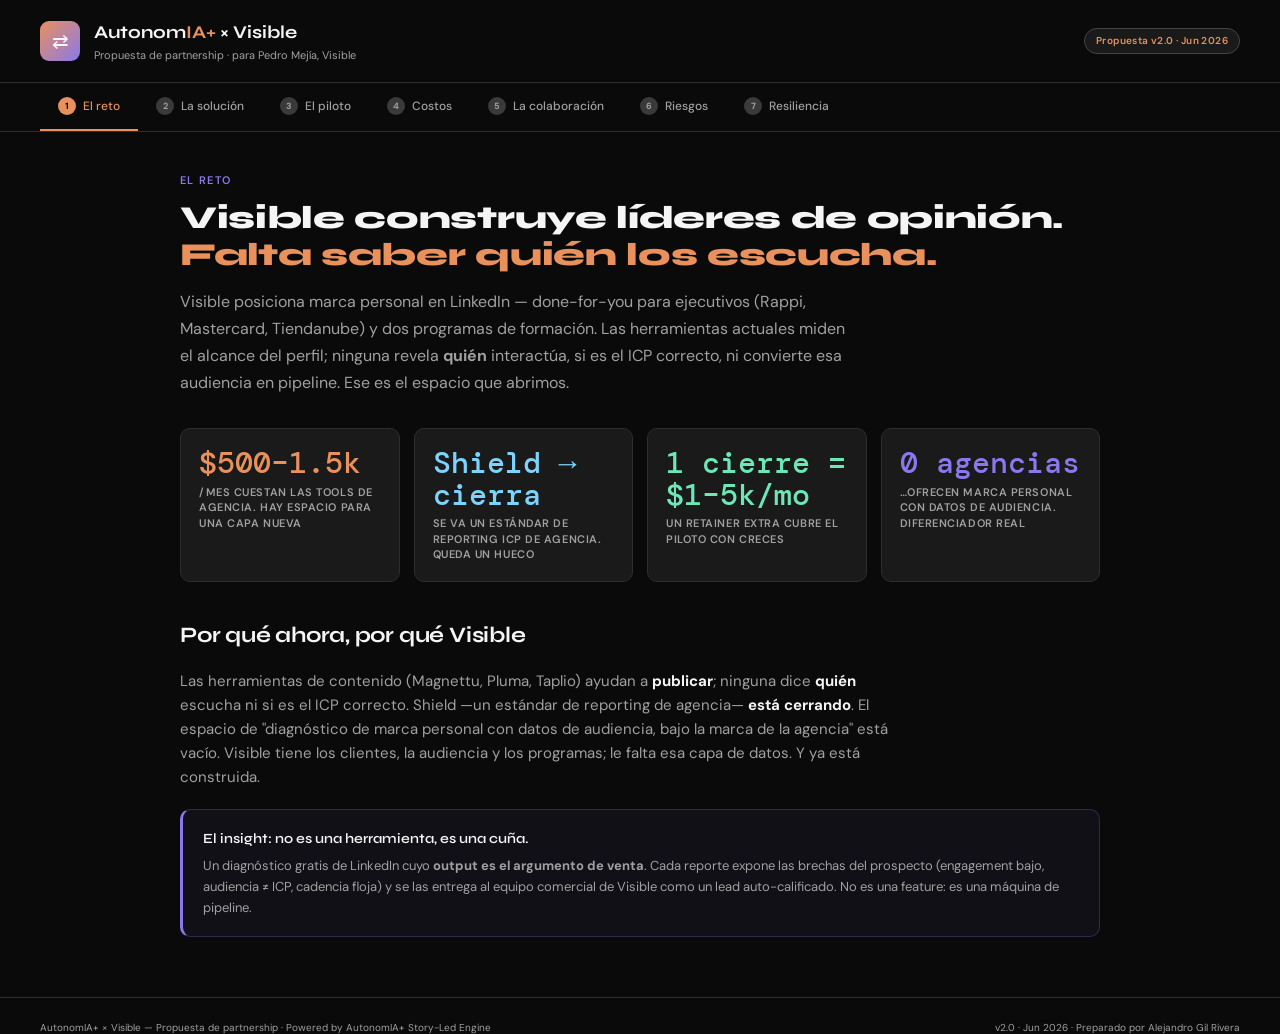
<file: index.html>
<!DOCTYPE html><html lang="es"><head><meta charset="utf-8">
<meta name="robots" content="noindex,nofollow">
<meta http-equiv="refresh" content="0; url=./visible/">
<link rel="canonical" href="./visible/"><title>Propuesta</title></head>
<body style="font-family:sans-serif;background:#0A0A0A;color:#A0A0A0;padding:40px">
Redirigiendo a la <a href="./visible/" style="color:#E8915C">propuesta</a>…</body></html>
</file>
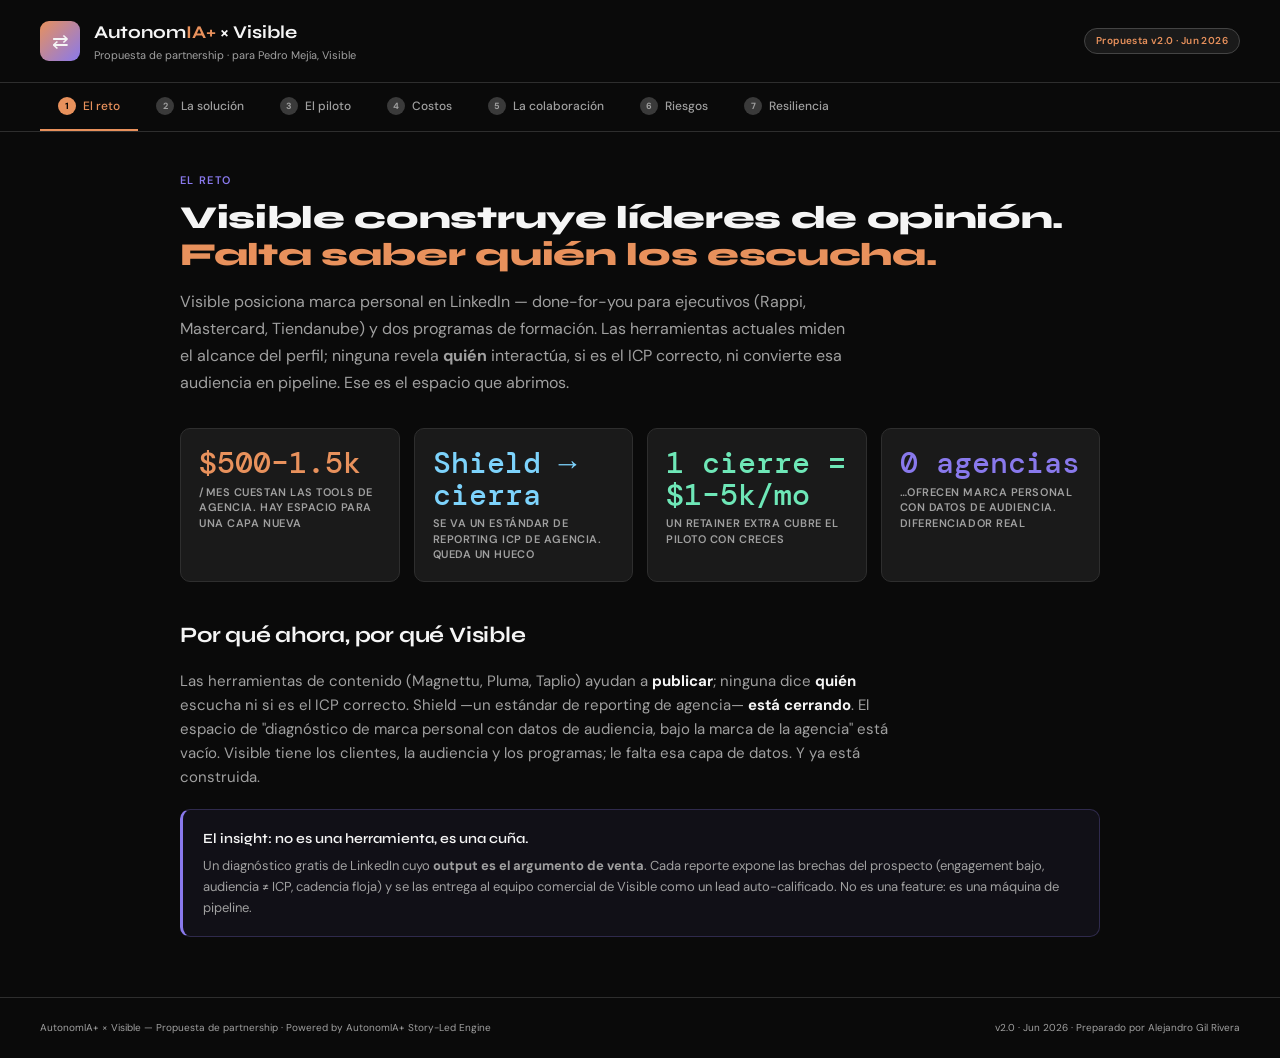
<file: visible/index.html>
<!DOCTYPE html>
<html lang="es">
<head>
<meta charset="UTF-8">
<meta name="viewport" content="width=device-width, initial-scale=1.0">
<meta name="robots" content="noindex,nofollow">
<title>AutonomIA+ × Visible — Propuesta de Partnership</title>
<link href="https://fonts.googleapis.com/css2?family=Syne:wght@400;600;700;800&family=DM+Sans:wght@300;400;500;600&family=DM+Mono:wght@400;500&display=swap" rel="stylesheet">
<style>
  :root{
    --orange:#E8915C; --orange-b:#F5A147; --orange-d:#D17A47;
    --blue:#7DD3FC; --green:#6EE7B7; --visible:#8979EC; --visible-d:#2E1F6A;
    --bg:#0A0A0A; --card:#1A1A1A; --card2:#141414;
    --txt:#F5F5F5; --txt2:#A0A0A0; --txt3:#666;
    --bdr:#2E2E2E; --bdr2:#3A3A3A; --bdr3:#444;
  }
  *{margin:0;padding:0;box-sizing:border-box;}
  body{background:var(--bg);color:var(--txt);font-family:'DM Sans',sans-serif;font-size:15px;line-height:1.6;}
  h1,h2,h3{font-family:'Syne',sans-serif;letter-spacing:-0.01em;}
  a{color:var(--orange);text-decoration:none;}
  a:hover{text-decoration:underline;}

  .hdr{background:var(--bg);border-bottom:1px solid var(--bdr);padding:18px 40px;position:sticky;top:0;z-index:100;display:flex;align-items:center;justify-content:space-between;gap:16px;flex-wrap:wrap;}
  .hdr-left{display:flex;align-items:center;gap:14px;}
  .hdr-icon{width:40px;height:40px;background:linear-gradient(135deg,var(--orange),var(--visible));border-radius:9px;display:flex;align-items:center;justify-content:center;font-size:20px;}
  .hdr-title{font-family:'Syne',sans-serif;font-size:18px;font-weight:700;}
  .hdr-title span{color:var(--orange);}
  .hdr-sub{font-size:11px;color:var(--txt2);}
  .badge{background:var(--card);border:1px solid var(--bdr3);padding:4px 11px;border-radius:20px;font-size:10px;color:var(--orange);font-weight:600;letter-spacing:.04em;}

  .tab-nav{background:var(--bg);border-bottom:1px solid var(--bdr);padding:0 40px;display:flex;gap:0;overflow-x:auto;scrollbar-width:none;position:sticky;top:77px;z-index:99;}
  .tab-nav::-webkit-scrollbar{display:none;}
  .tb{padding:14px 18px;font-size:12px;font-weight:500;color:var(--txt2);background:transparent;border:none;border-bottom:2px solid transparent;cursor:pointer;white-space:nowrap;transition:all .2s;display:flex;align-items:center;gap:7px;font-family:'DM Sans',sans-serif;}
  .tb.on{color:var(--orange);border-bottom-color:var(--orange);}
  .tn{width:18px;height:18px;border-radius:50%;background:var(--bdr2);color:var(--txt2);font-size:9px;font-weight:700;display:flex;align-items:center;justify-content:center;transition:all .2s;}
  .tb.on .tn{background:var(--orange);color:#000;}

  .wrap{max-width:1000px;margin:0 auto;padding:40px;}
  .tc{display:none;}
  .tc.on{display:block;animation:fade .3s ease;}
  @keyframes fade{from{opacity:0;transform:translateY(6px);}to{opacity:1;transform:none;}}

  .eyebrow{font-size:11px;font-weight:600;text-transform:uppercase;letter-spacing:.12em;color:var(--visible);margin-bottom:10px;}
  h1.big{font-size:32px;font-weight:800;line-height:1.15;margin-bottom:14px;}
  h1.big span{color:var(--orange);}
  .lead{font-size:16px;color:var(--txt2);max-width:680px;line-height:1.7;margin-bottom:32px;}
  h2.sec{font-size:22px;font-weight:700;margin:36px 0 16px;}
  p.body{color:var(--txt2);margin-bottom:14px;max-width:720px;}
  p.body strong{color:var(--txt);}

  .kgrid{display:grid;grid-template-columns:repeat(auto-fit,minmax(190px,1fr));gap:14px;margin-bottom:28px;}
  .kpi{background:var(--card);border:1px solid var(--bdr);border-radius:10px;padding:18px;}
  .kv{font-family:'DM Mono',monospace;font-size:30px;font-weight:500;color:var(--orange);line-height:1.05;margin-bottom:6px;}
  .kv.b{color:var(--blue);} .kv.g{color:var(--green);} .kv.v{color:var(--visible);}
  .kl{font-size:11px;font-weight:600;color:var(--txt2);text-transform:uppercase;letter-spacing:.05em;line-height:1.4;}

  .layer{display:flex;gap:12px;align-items:stretch;}
  .layer-lbl{width:96px;font-size:10px;color:var(--txt2);display:flex;align-items:center;font-weight:600;letter-spacing:.05em;}
  .layer-box{flex:1;border-radius:8px;padding:14px 18px;display:flex;justify-content:space-between;align-items:center;gap:12px;}
  .layer-name{font-size:13px;font-weight:600;margin-bottom:2px;}
  .layer-desc{font-size:11px;color:var(--txt2);}
  .arrow-mid{display:flex;gap:12px;align-items:center;margin:6px 0;}
  .arrow-spacer{width:96px;}
  .arrow-line{flex:1;text-align:center;color:var(--bdr2);font-size:16px;}

  .blk{background:var(--card);border:1px solid var(--bdr);border-radius:12px;padding:20px 22px;display:flex;gap:18px;margin-bottom:12px;}
  .bn{font-family:'DM Mono',monospace;font-size:26px;font-weight:500;color:var(--orange);min-width:44px;line-height:1;}
  .bt{font-family:'Syne',sans-serif;font-size:16px;font-weight:600;}
  .bd{font-size:13px;color:var(--txt2);line-height:1.6;margin-top:4px;}
  .ch{background:rgba(239,68,68,.12);color:#f87171;font-size:10px;font-weight:600;padding:2px 7px;border-radius:4px;}
  .cm{background:rgba(251,191,36,.12);color:#fbbf24;font-size:10px;font-weight:600;padding:2px 7px;border-radius:4px;}
  .cl{background:rgba(110,231,183,.12);color:var(--green);font-size:10px;font-weight:600;padding:2px 7px;border-radius:4px;}
  .tag{display:inline-block;padding:2px 9px;border-radius:20px;font-size:10px;font-weight:600;margin-top:8px;margin-right:5px;}
  .to{background:rgba(232,145,92,.14);color:var(--orange);border:1px solid rgba(232,145,92,.3);}
  .tg{background:rgba(110,231,183,.1);color:var(--green);border:1px solid rgba(110,231,183,.25);}
  .tv{background:rgba(137,121,236,.14);color:var(--visible);border:1px solid rgba(137,121,236,.3);}

  .card-plain{background:var(--card);border:1px solid var(--bdr);border-radius:12px;padding:22px 24px;margin-bottom:16px;}

  /* value exchange */
  .vex{display:grid;grid-template-columns:1fr auto 1fr;gap:12px;align-items:stretch;margin:8px 0 8px;}
  .vex-col{background:var(--card);border:1px solid var(--bdr);border-radius:12px;padding:18px;}
  .vex-tag{display:inline-block;font-size:10px;font-weight:700;text-transform:uppercase;letter-spacing:.06em;padding:3px 10px;border-radius:6px;margin-bottom:12px;}
  .vex-give{color:var(--blue);background:rgba(125,211,252,.1);}
  .vex-get{color:var(--green);background:rgba(110,231,183,.1);}
  .vex-item{display:flex;gap:9px;align-items:flex-start;margin-bottom:11px;font-size:13px;}
  .vex-item .ic{flex-shrink:0;margin-top:1px;}
  .vex-item .sub{font-size:11px;color:var(--txt2);}
  .vex-mid{display:flex;flex-direction:column;align-items:center;justify-content:center;gap:8px;min-width:60px;}
  .vex-swap{width:44px;height:44px;border-radius:50%;background:var(--card2);border:1px solid var(--bdr2);display:flex;align-items:center;justify-content:center;font-size:22px;color:var(--txt2);}
  .vex-note{font-size:10px;color:var(--txt2);text-align:center;line-height:1.3;}

  /* simulator */
  .cr{display:flex;align-items:center;justify-content:space-between;gap:16px;margin-bottom:16px;}
  .clbl{font-size:13px;color:var(--txt2);min-width:230px;}
  .cslider{flex:1;accent-color:var(--orange);}
  .cval{font-family:'DM Mono',monospace;font-size:14px;min-width:64px;text-align:right;color:var(--txt);}
  .cres{background:var(--bg);border:1px solid var(--bdr2);border-radius:10px;padding:20px;display:grid;grid-template-columns:repeat(3,1fr);gap:12px;margin-top:18px;}
  .crm{text-align:center;}
  .crmv{font-family:'DM Mono',monospace;font-size:24px;font-weight:500;color:var(--orange);}
  .crml{font-size:10px;color:var(--txt2);text-transform:uppercase;letter-spacing:.05em;margin-top:5px;line-height:1.3;}

  /* pricing */
  .pgrid{display:grid;grid-template-columns:repeat(auto-fit,minmax(220px,1fr));gap:16px;margin-top:8px;}
  .pc{background:var(--card);border:1px solid var(--bdr);border-radius:14px;padding:24px;position:relative;}
  .pc.ft{border-color:var(--orange);background:rgba(232,145,92,.03);}
  .pop{position:absolute;top:-11px;left:50%;transform:translateX(-50%);background:var(--orange);color:#000;font-size:9px;font-weight:800;padding:3px 12px;border-radius:20px;letter-spacing:.05em;text-transform:uppercase;white-space:nowrap;}
  .pl{font-size:10px;font-weight:700;text-transform:uppercase;letter-spacing:.1em;color:var(--txt2);margin-bottom:10px;}
  .pc.ft .pl{color:var(--orange);}
  .pp{font-family:'Syne',sans-serif;font-size:28px;font-weight:700;margin-bottom:3px;}
  .pp small{font-size:14px;color:var(--txt2);font-weight:400;}
  .ps{font-size:12px;color:var(--txt2);}
  .pf{display:flex;align-items:center;gap:9px;font-size:13px;margin-bottom:9px;}
  .pck{width:16px;height:16px;border-radius:50%;background:rgba(110,231,183,.18);display:flex;align-items:center;justify-content:center;flex-shrink:0;font-size:9px;color:var(--green);}

  /* risk */
  .rc{border-radius:10px;padding:18px 20px;margin-bottom:14px;}
  .risk-lvl{font-size:9px;font-weight:700;text-transform:uppercase;letter-spacing:.06em;margin-bottom:8px;}
  .rt{font-family:'Syne',sans-serif;font-size:14px;font-weight:600;margin-bottom:6px;}
  .rd{font-size:12px;color:var(--txt2);margin-bottom:10px;line-height:1.6;}
  .rm{font-size:11px;color:var(--green);font-weight:500;line-height:1.5;}

  .callout{background:rgba(137,121,236,.06);border:1px solid rgba(137,121,236,.25);border-left:3px solid var(--visible);border-radius:10px;padding:18px 20px;margin:20px 0;}
  .callout .t{font-family:'Syne',sans-serif;font-weight:600;font-size:14px;margin-bottom:6px;}
  .callout .d{font-size:13px;color:var(--txt2);line-height:1.6;}

  .live{display:inline-flex;align-items:center;gap:7px;background:rgba(110,231,183,.08);border:1px solid rgba(110,231,183,.3);border-radius:8px;padding:9px 14px;font-size:12px;color:var(--green);margin:4px 8px 8px 0;}
  .live .dot{width:7px;height:7px;border-radius:50%;background:var(--green);}

  .ftr{border-top:1px solid var(--bdr);padding:22px 40px;font-size:10px;color:var(--txt2);display:flex;justify-content:space-between;flex-wrap:wrap;gap:8px;}
  .assume{background:rgba(251,191,36,.05);border:1px solid rgba(251,191,36,.2);border-radius:8px;padding:10px 14px;font-size:11px;color:#fbbf24;margin-bottom:20px;}

  @media(max-width:680px){
    .wrap{padding:24px;} .hdr,.tab-nav{padding-left:20px;padding-right:20px;}
    .vex{grid-template-columns:1fr;} .vex-mid{flex-direction:row;min-width:0;padding:4px 0;}
    .cres{grid-template-columns:1fr;} .clbl{min-width:0;}
    h1.big{font-size:25px;}
  }
</style>
</head>
<body>

<header class="hdr">
  <div class="hdr-left">
    <div class="hdr-icon">⇄</div>
    <div>
      <div class="hdr-title">Autonom<span>IA+</span> × Visible</div>
      <div class="hdr-sub">Propuesta de partnership · para Pedro Mejía, Visible</div>
    </div>
  </div>
  <span class="badge">Propuesta v2.0 · Jun 2026</span>
</header>

<nav class="tab-nav">
  <button class="tb on" onclick="sw('reto',this)"><span class="tn">1</span>El reto</button>
  <button class="tb" onclick="sw('solucion',this)"><span class="tn">2</span>La solución</button>
  <button class="tb" onclick="sw('piloto',this)"><span class="tn">3</span>El piloto</button>
  <button class="tb" onclick="sw('costos',this)"><span class="tn">4</span>Costos</button>
  <button class="tb" onclick="sw('colab',this)"><span class="tn">5</span>La colaboración</button>
  <button class="tb" onclick="sw('riesgos',this)"><span class="tn">6</span>Riesgos</button>
  <button class="tb" onclick="sw('resiliencia',this)"><span class="tn">7</span>Resiliencia</button>
</nav>

<div class="wrap">

<!-- TAB 1 -->
<section class="tc on" id="t-reto">
  <div class="eyebrow">El reto</div>
  <h1 class="big">Visible construye líderes de opinión.<br><span>Falta saber quién los escucha.</span></h1>
  <p class="lead">Visible posiciona marca personal en LinkedIn — done-for-you para ejecutivos (Rappi, Mastercard, Tiendanube) y dos programas de formación. Las herramientas actuales miden el alcance del perfil; ninguna revela <strong>quién</strong> interactúa, si es el ICP correcto, ni convierte esa audiencia en pipeline. Ese es el espacio que abrimos.</p>

  <div class="kgrid">
    <div class="kpi"><div class="kv">$500–1.5k</div><div class="kl">/mes cuestan las tools de agencia. Hay espacio para una capa nueva</div></div>
    <div class="kpi"><div class="kv b">Shield → cierra</div><div class="kl">Se va un estándar de reporting ICP de agencia. Queda un hueco</div></div>
    <div class="kpi"><div class="kv g">1 cierre = $1–5k/mo</div><div class="kl">Un retainer extra cubre el piloto con creces</div></div>
    <div class="kpi"><div class="kv v">0 agencias</div><div class="kl">…ofrecen marca personal con datos de audiencia. Diferenciador real</div></div>
  </div>

  <h2 class="sec">Por qué ahora, por qué Visible</h2>
  <p class="body">Las herramientas de contenido (Magnettu, Pluma, Taplio) ayudan a <strong>publicar</strong>; ninguna dice <strong>quién</strong> escucha ni si es el ICP correcto. Shield —un estándar de reporting de agencia— <strong>está cerrando</strong>. El espacio de "diagnóstico de marca personal con datos de audiencia, bajo la marca de la agencia" está vacío. Visible tiene los clientes, la audiencia y los programas; le falta esa capa de datos. Y ya está construida.</p>

  <div class="callout">
    <div class="t">El insight: no es una herramienta, es una cuña.</div>
    <div class="d">Un diagnóstico gratis de LinkedIn cuyo <strong>output es el argumento de venta</strong>. Cada reporte expone las brechas del prospecto (engagement bajo, audiencia ≠ ICP, cadencia floja) y se las entrega al equipo comercial de Visible como un lead auto-calificado. No es una feature: es una máquina de pipeline.</div>
  </div>
</section>

<!-- TAB 2 -->
<section class="tc" id="t-solucion">
  <div class="eyebrow">La solución</div>
  <h1 class="big">El motor ya está <span>construido y desplegado</span> — con la marca de Visible.</h1>
  <p class="lead">No es una promesa ni un mockup. La versión co-branded de Visible está en vivo hoy: se pega una URL de LinkedIn y se obtiene un reporte de engagement con los colores, la tipografía y el logo de Visible.</p>

  <div>
    <a class="live" href="https://autonomia-studio.tech/visible/try.html" target="_blank"><span class="dot"></span> Try It en vivo · /visible/try.html ↗</a>
    <a class="live" href="https://autonomia-studio.tech/visible/sample-report.html" target="_blank"><span class="dot"></span> Reporte de ejemplo ↗</a>
  </div>

  <h2 class="sec">Cómo funciona — 3 capas</h2>
  <div class="layer">
    <div class="layer-lbl">USUARIO</div>
    <div class="layer-box" style="background:rgba(137,121,236,.07);border:1px solid rgba(137,121,236,.3);">
      <div><div class="layer-name">🔗 Prospecto — Try page co-branded</div><div class="layer-desc">Pega su URL de LinkedIn · sin registro · ~90s</div></div>
      <span class="tag tv">Marca Visible</span>
    </div>
  </div>
  <div class="arrow-mid"><div class="arrow-spacer"></div><div class="arrow-line">↓</div></div>
  <div class="layer">
    <div class="layer-lbl">MOTOR</div>
    <div class="layer-box" style="background:rgba(125,211,252,.06);border:1px solid rgba(125,211,252,.25);">
      <div><div class="layer-name">⚙️ Análisis + scoring + ICP</div><div class="layer-desc">Datos de audiencia · engagement index · segmentación de ICP</div></div>
      <span class="tag to">Motor propio</span>
    </div>
  </div>
  <div class="arrow-mid"><div class="arrow-spacer"></div><div class="arrow-line">↓</div></div>
  <div class="layer">
    <div class="layer-lbl">REPORTE</div>
    <div class="layer-box" style="background:rgba(232,145,92,.07);border:1px solid rgba(232,145,92,.3);">
      <div><div class="layer-name">📊 Reporte co-branded</div><div class="layer-desc">Engagement index · top posts · super fans · ICP · CSV de audiencia</div></div>
      <span class="tag tg">Output final</span>
    </div>
  </div>

  <h2 class="sec">Un motor, cuatro usos en el embudo de Visible</h2>
  <div class="kgrid">
    <div class="kpi"><div class="kv">Lead magnet</div><div class="kl">"Analiza tu LinkedIn gratis" → leads auto-calificados</div></div>
    <div class="kpi"><div class="kv b">Downsell SaaS</div><div class="kl">Suscripción para la cola larga que no paga retainer</div></div>
    <div class="kpi"><div class="kv g">Retención / ROI</div><div class="kl">Dashboard semanal = prueba del retainer</div></div>
    <div class="kpi"><div class="kv v">Programas con datos</div><div class="kl">Cada participante ve su engagement subir semana a semana</div></div>
  </div>

  <h2 class="sec">Dónde encaja — complementa, no compite</h2>
  <p class="body">Visible ya usa <strong>Magnettu</strong> (gestión y publicación de contenido) y desarrolla <strong>Pluma</strong> (creación automatizada). AutonomIA+ vive en otra capa: la <strong>inteligencia de audiencia</strong>. No reemplaza a ninguno — les da el dato que no tienen. <span style="color:var(--txt3)">(Magnettu ofrece analítica de alcance y white-label; lo que no hace es decir quién interactúa ni su ICP.)</span></p>
  <div style="display:grid;grid-template-columns:repeat(auto-fit,minmax(200px,1fr));gap:12px;margin-bottom:8px">
    <div class="card-plain" style="margin:0">
      <div style="font-family:'Syne';font-weight:600;font-size:14px;margin-bottom:6px">Magnettu</div>
      <div style="font-size:12px;color:var(--txt2);line-height:1.5">Publica y centraliza: contenido, calendario, advocacy, white-label. <span style="color:var(--txt3)">No segmenta quién interactúa por ICP.</span></div>
    </div>
    <div class="card-plain" style="margin:0">
      <div style="font-family:'Syne';font-weight:600;font-size:14px;margin-bottom:6px">Pluma <span style="font-size:10px;color:var(--visible)">(de Visible)</span></div>
      <div style="font-size:12px;color:var(--txt2);line-height:1.5">Automatiza la creación de contenido en la voz del usuario. <span style="color:var(--txt3)">No mide la audiencia que engancha.</span></div>
    </div>
    <div class="card-plain" style="margin:0;border-color:var(--orange)">
      <div style="font-family:'Syne';font-weight:600;font-size:14px;margin-bottom:6px;color:var(--orange)">AutonomIA+</div>
      <div style="font-size:12px;color:var(--txt2);line-height:1.5"><strong>Quién</strong> interactúa, su <strong>ICP</strong>, super-fans y CSV de prospección. El dato que los otros dos no dan.</div>
    </div>
  </div>
  <div class="callout">
    <div class="t">Roadmap: conectar con Pluma</div>
    <div class="d">El loop natural: <strong>Pluma crea</strong> el contenido, <strong>AutonomIA+ mide</strong> quién engancha y si es el ICP correcto, y ese dato <strong>afina la estrategia</strong> de Pluma. Una integración futura cierra el ciclo crear → medir → ajustar — un activo conjunto que ninguna otra agencia tendría.</div>
  </div>
</section>

<!-- TAB 3 -->
<section class="tc" id="t-piloto">
  <div class="eyebrow">El piloto</div>
  <h1 class="big">Qué incluye el <span>piloto</span></h1>
  <p class="lead">Duración estimada: <strong>12–15 semanas</strong> — la ventana de los dos programas de Visible. La mayor parte ya está hecha y en vivo. El piloto es activación + integración + un ciclo de feedback con Visible y sus participantes.</p>

  <div class="blk">
    <div class="bn">P1</div>
    <div style="flex:1;">
      <div style="display:flex;align-items:center;gap:10px;flex-wrap:wrap;"><div class="bt">White-label brand config</div><span class="cl">Baja · hecho</span></div>
      <div class="bd">Try page + reporte con la marca de Visible (índigo #2E1F6A, Raleway, logo, "Powered by AutonomIA+"). <strong>Ya desplegado y en vivo.</strong></div>
      <span class="tag tv">Live</span><span class="tag tg">Listo</span>
    </div>
  </div>
  <div class="blk">
    <div class="bn">P2</div>
    <div style="flex:1;">
      <div style="display:flex;align-items:center;gap:10px;flex-wrap:wrap;"><div class="bt">Integración de los dos programas</div><span class="cm">Media</span></div>
      <div class="bd">La analítica oficial de los programas de Visible — el <strong>Bootcamp de LinkedIn</strong> (con Sara) y el <strong>Bootcamp: Pedro y José 4.0</strong>: cada participante mide su engagement index semana a semana. Convierte ambos programas en formación data-backed — un diferenciador único.</div>
      <span class="tag to">~1–2 semanas</span><span class="tag tg">Caso de estudio</span>
    </div>
  </div>
  <div class="blk">
    <div class="bn">P3</div>
    <div style="flex:1;">
      <div style="display:flex;align-items:center;gap:10px;flex-wrap:wrap;"><div class="bt">Downsell SaaS bajo la marca de Visible</div><span class="cl">Baja</span></div>
      <div class="bd">El tier de suscripción para la cola larga que no paga retainer — dashboard semanal, tracking de super-fans, ICP. Captura ingreso que hoy se pierde.</div>
      <span class="tag to">Setup</span><span class="tag tg">Recurrente</span>
    </div>
  </div>
  <div class="blk">
    <div class="bn">P4</div>
    <div style="flex:1;">
      <div style="display:flex;align-items:center;gap:10px;flex-wrap:wrap;"><div class="bt">Soporte + ciclo de feedback</div><span class="cl">Baja</span></div>
      <div class="bd">Soporte durante el piloto + una cadencia de feedback con Visible y sus participantes. Ese ciclo alimenta el roadmap del producto para servir mejor a Visible.</div>
      <span class="tag tv">Feedback</span>
    </div>
  </div>
</section>

<!-- TAB 4 -->
<section class="tc" id="t-costos">
  <div class="eyebrow">Stack &amp; costos</div>
  <h1 class="big">El único costo variable: <span>centavos por reporte</span></h1>
  <p class="lead">El motor ya corre (sin costo nuevo de infraestructura para Visible). Lo único que escala con el uso es la capa de datos. Costos reales del sistema, separados de cualquier honorario:</p>

  <div class="kgrid">
    <div class="kpi"><div class="kv">$0.06–2.50</div><div class="kl">rango de costo de datos por reporte</div></div>
    <div class="kpi"><div class="kv v">$2.50</div><div class="kl">techo duro por reporte (cap del sistema)</div></div>
    <div class="kpi"><div class="kv b">10 / día</div><div class="kl">cap configurable de la versión gratis (control de costo)</div></div>
    <div class="kpi"><div class="kv g">≈ $0.004</div><div class="kl">por perfil a escala (plan de datos pay-as-you-go)</div></div>
  </div>

  <h2 class="sec">Simulador — costo vs. ingreso</h2>
  <div class="card-plain">
    <div class="cr"><div class="clbl">Reportes por mes</div><input type="range" class="cslider" id="s_rep" min="20" max="1000" value="150" step="10" oninput="calc()"><div class="cval" id="v_rep">150</div></div>
    <div class="cr"><div class="clbl">Costo promedio por reporte (USD)</div><input type="range" class="cslider" id="s_cost" min="0.1" max="2.5" value="0.6" step="0.1" oninput="calc()"><div class="cval" id="v_cost">$0.60</div></div>
    <div class="cr"><div class="clbl">% que convierte a suscripción ($49/mo)</div><input type="range" class="cslider" id="s_conv" min="0" max="20" value="5" step="1" oninput="calc()"><div class="cval" id="v_conv">5%</div></div>
    <div class="cres">
      <div class="crm"><div class="crmv" id="o_cost">$90</div><div class="crml">Costo de datos / mes</div></div>
      <div class="crm"><div class="crmv" id="o_rev" style="color:var(--green);">$367</div><div class="crml">Ingreso suscripción / mes</div></div>
      <div class="crm"><div class="crmv" id="o_net" style="color:var(--visible);">$277</div><div class="crml">Margen neto / mes</div></div>
    </div>
  </div>
  <p class="body" style="margin-top:16px;font-size:13px;">Cada reporte de marca le cuesta a Visible <strong>centavos</strong> — y encima de él se revende una suscripción de decenas de dólares al mes. La infraestructura de datos la paga Visible directamente (no va en ningún honorario). A volumen, un plan de datos pay-as-you-go baja el costo aún más.</p>
</section>

<!-- TAB 5 -->
<section class="tc" id="t-colab">
  <div class="eyebrow">La colaboración</div>
  <h1 class="big">No es una venta. Es una <span>colaboración</span> donde ambos ganan.</h1>
  <p class="lead">Intercambiamos cosas de costo marginal casi cero: una licencia de software y un cupo en un programa. Casi no se mueve efectivo, y ambos lados ganan — Visible un diferenciador en vivo; AutonomIA+ un caso de referencia y un canal.</p>

  <div class="vex">
    <div class="vex-col">
      <span class="vex-tag vex-give">AutonomIA+ aporta</span>
      <div class="vex-item"><span class="ic" style="color:var(--blue);">→</span><div>Licencia white-label durante el piloto (12–15 semanas)<div class="sub">sin honorario en esta etapa</div></div></div>
      <div class="vex-item"><span class="ic" style="color:var(--blue);">→</span><div>Integración de los dos programas (build a medida)<div class="sub">analítica oficial del Bootcamp de LinkedIn y del Pedro y José 4.0</div></div></div>
      <div class="vex-item"><span class="ic" style="color:var(--blue);">→</span><div>Co-marketing<div class="sub">workshop conjunto + colaboración de contenido</div></div></div>
    </div>
    <div class="vex-mid"><div class="vex-swap">⇄</div><div class="vex-note">costo marginal<br>≈ $0 ambos lados</div></div>
    <div class="vex-col">
      <span class="vex-tag vex-get">Visible aporta</span>
      <div class="vex-item"><span class="ic" style="color:var(--green);">✓</span><div>Un cupo en el programa para el equipo de AutonomIA+<div class="sub">acceso al Bootcamp: Pedro y José 4.0</div></div></div>
      <div class="vex-item"><span class="ic" style="color:var(--green);">✓</span><div>Feedback de Visible y de sus participantes<div class="sub">guía el producto y el caso de estudio</div></div></div>
      <div class="vex-item"><span class="ic" style="color:var(--green);">✓</span><div>Caso de estudio + testimonial<div class="sub">primer cliente de referencia</div></div></div>
      <div class="vex-item"><span class="ic" style="color:var(--green);">✓</span><div>Distribución (a conversar)<div class="sub">posible reventa a su red y a otros mercados</div></div></div>
    </div>
  </div>

  <h2 class="sec">Modelo post-piloto — propuesto, a revisar al cierre</h2>
  <p class="body">Estos números son una <strong>propuesta transparente desde hoy</strong>, no un compromiso. La versión Standard y el modelo de distribución/rev-share <strong>se reconversan al finalizar el piloto</strong>, con datos reales de adopción sobre la mesa.</p>
  <div class="pgrid">
    <div class="pc ft">
      <div class="pop">El piloto</div>
      <div class="pl">Founding partner</div>
      <div class="pp">$0 <small>/ colaboración</small></div>
      <div class="ps">12–15 semanas · licencia + integración</div>
      <hr style="border:none;border-top:1px solid rgba(232,145,92,.3);margin:14px 0;">
      <div class="pf"><div class="pck">✓</div>White-label completo, en vivo</div>
      <div class="pf"><div class="pck">✓</div>A cambio de feedback + caso de estudio</div>
      <div class="pf"><div class="pck">✓</div>No exclusivo · acotado en el tiempo</div>
    </div>
    <div class="pc">
      <div class="pl">Standard <span style="font-weight:500;text-transform:none;letter-spacing:0;color:var(--txt3)">(propuesto)</span></div>
      <div class="pp">~$249 <small>/mo</small></div>
      <div class="ps">A revisar al cierre del piloto</div>
      <hr style="border:none;border-top:1px solid var(--bdr);margin:14px 0;">
      <div class="pf"><div class="pck">✓</div>White-label + soporte</div>
      <div class="pf"><div class="pck">✓</div>Precio preferente para founding partner</div>
      <div class="pf"><div class="pck">✓</div>Términos finales tras ver adopción real</div>
    </div>
    <div class="pc">
      <div class="pl">Distribución <span style="font-weight:500;text-transform:none;letter-spacing:0;color:var(--txt3)">(propuesto)</span></div>
      <div class="pp">A conversar</div>
      <div class="ps">Reventa a su red + nuevos mercados</div>
      <hr style="border:none;border-top:1px solid var(--bdr);margin:14px 0;">
      <div class="pf"><div class="pck">✓</div>Margen de canal para Visible</div>
      <div class="pf"><div class="pck">✓</div>Modelo y % se definen juntos</div>
      <div class="pf"><div class="pck">✓</div>Escala a LATAM / otros idiomas</div>
    </div>
  </div>

  <div class="callout" style="margin-top:24px;">
    <div class="t">Por qué la licencia va sin honorario en el piloto</div>
    <div class="d">Tres razones, con transparencia: (1) es un piloto de <strong>validación</strong> con scope acotado a propósito, para probar adopción antes de escalar; (2) buscamos un <strong>caso de referencia</strong> y aprendizaje real con un partner de primera línea; (3) apostamos a una <strong>relación de largo plazo</strong> con precio preferente. No es improvisación — es cómo arrancan los buenos partnerships.</div>
  </div>
</section>

<!-- TAB 6 -->
<section class="tc" id="t-riesgos">
  <div class="eyebrow">Riesgos</div>
  <h1 class="big">Lo que puede salir mal — y cómo se <span>mitiga</span></h1>
  <p class="lead">Resumen: <strong style="color:#fbbf24;">3 medios</strong> · <strong style="color:var(--green);">1 bajo</strong> · 0 altos. Nombrar los riesgos a tiempo es madurez, no debilidad.</p>

  <div class="rc" style="background:rgba(251,191,36,.04);border:1px solid rgba(251,191,36,.25);border-left:3px solid #fbbf24;">
    <div class="risk-lvl" style="color:#fbbf24;">🟡 Medio · Costo / datos</div>
    <div class="rt">Costo de datos a volumen alto</div>
    <div class="rd">Si se corren muchos reportes/mes en el tier gratis, el costo de la capa de datos sube.</div>
    <div class="rm">✓ Cap diario de la versión gratis (configurable) + modelo de créditos; el costo/reporte es visible en el simulador; plan de datos pay-as-you-go para producción.</div>
  </div>
  <div class="rc" style="background:rgba(251,191,36,.04);border:1px solid rgba(251,191,36,.25);border-left:3px solid #fbbf24;">
    <div class="risk-lvl" style="color:#fbbf24;">🟡 Medio · Gestión</div>
    <div class="rt">Pedido de exclusividad</div>
    <div class="rd">Visible podría querer exclusividad de la herramienta, lo que limitaría venderla a otras agencias.</div>
    <div class="rm">✓ No exclusivo por diseño; exclusividad por categoría/mercado solo contra un compromiso real (volumen o mínimo garantizado).</div>
  </div>
  <div class="rc" style="background:rgba(251,191,36,.04);border:1px solid rgba(251,191,36,.25);border-left:3px solid #fbbf24;">
    <div class="risk-lvl" style="color:#fbbf24;">🟡 Medio · UX / scope</div>
    <div class="rt">Scope creep en la integración</div>
    <div class="rd">La integración P2 podría crecer con pedidos extra durante el piloto.</div>
    <div class="rm">✓ Scope del piloto fijo y escrito; cualquier extra entra como bloque nuevo en una iteración posterior, no dentro de esta colaboración.</div>
  </div>
  <div class="rc" style="background:rgba(110,231,183,.04);border:1px solid rgba(110,231,183,.2);border-left:3px solid var(--green);">
    <div class="risk-lvl" style="color:var(--green);">🟢 Bajo · Gestión</div>
    <div class="rt">El feedback / caso no se entrega</div>
    <div class="rd">El valor de la colaboración para AutonomIA+ depende de feedback real y de poder nombrar a Visible como caso.</div>
    <div class="rm">✓ Cadencia de feedback + derechos de testimonial/caso de estudio escritos en los términos del piloto.</div>
  </div>

  <div class="callout">
    <div class="t">Las primeras semanas son el punto de inflexión</div>
    <div class="d">El motor ya está vivo, así que arrancamos midiendo desde el día uno. Las primeras 2–3 semanas (integración de los programas + primeros reportes reales) confirman adopción y abren el caso de estudio. Si funciona, escalamos a la red de Visible y a otros mercados; si no, el riesgo está acotado y todo el activo es reproducible.</div>
  </div>
</section>

<!-- TAB 7 -->
<section class="tc" id="t-resiliencia">
  <div class="eyebrow">Resiliencia &amp; dependencias</div>
  <h1 class="big">¿Y si un proveedor de datos cambia?<br><span>El producto está blindado.</span></h1>
  <p class="lead">LinkedIn no expone una API pública de analítica — <strong>toda</strong> herramienta de esta categoría depende de obtener datos a escala. La pregunta no es "¿depende de terceros?" (todas lo hacen), sino "¿qué pasa el día que un proveedor cambie?". Cuatro defensas, ya construidas en el sistema:</p>

  <div class="kgrid">
    <div class="kpi"><div class="kv">Intercambiable</div><div class="kl">El proveedor de datos es configuración, no el núcleo — hay varios equivalentes; se migra con un cambio mínimo</div></div>
    <div class="kpi"><div class="kv b">Chequeo previo</div><div class="kl">Validamos la integridad de los datos antes de cada corrida — detectamos cambios sin gastar de más</div></div>
    <div class="kpi"><div class="kv g">Sin punto único</div><div class="kl">Credenciales en cascada que rotan solas al topar un límite</div></div>
    <div class="kpi"><div class="kv v">2ª vía de datos</div><div class="kl">Una segunda ruta independiente por API — degradación trazable, no caída</div></div>
  </div>

  <div class="callout">
    <div class="t">Lo que de verdad construimos no se cae si un proveedor cambia</div>
    <div class="d">El proveedor solo trae <strong>datos crudos</strong>. El engagement scoring, la segmentación ICP y el reporte co-branded —el grueso del valor— son <strong>nuestros</strong> y viven en nuestro código. Cambiar de fuente de datos no toca el producto que ve el cliente.</div>
  </div>

  <div class="card-plain">
    <p class="body" style="margin-bottom:0;font-size:13px;">Trabajamos con proveedores de datos líderes y especializados del mercado, intercambiables entre sí. <em>Cuáles y cómo</em> es parte de nuestro know-how técnico. Lo relevante para Visible: <strong>ninguno es un punto único de falla</strong>, y la categoría se gestiona activamente — proveedores grandes han cerrado (p. ej. Proxycurl en 2026), razón de más para mantenernos agnósticos al proveedor y con rutas redundantes.</p>
  </div>

  <div class="rc" style="background:rgba(251,191,36,.04);border:1px solid rgba(251,191,36,.25);border-left:3px solid #fbbf24;margin-top:8px;">
    <div class="risk-lvl" style="color:#fbbf24;">🟡 Medio · Dependencia de terceros</div>
    <div class="rt">Cambio o caída de un proveedor de datos</div>
    <div class="rd">Una fuente de datos puede cambiar o degradarse; LinkedIn endurece su anti-scraping periódicamente.</div>
    <div class="rm">✓ Arquitectura agnóstica al proveedor + chequeo previo + credenciales en cascada + 2ª vía por API. A escala, plan de datos pay-as-you-go.</div>
  </div>
</section>

</div>

<div class="ftr">
  <span>AutonomIA+ × Visible — Propuesta de partnership · Powered by AutonomIA+ Story-Led Engine</span>
  <span>v2.0 · Jun 2026 · Preparado por Alejandro Gil Rivera</span>
</div>

<script>
function sw(id,btn){
  document.querySelectorAll('.tc').forEach(t=>t.classList.remove('on'));
  document.querySelectorAll('.tb').forEach(b=>b.classList.remove('on'));
  document.getElementById('t-'+id).classList.add('on');
  btn.classList.add('on');
  window.scrollTo({top:0,behavior:'smooth'});
}
function calc(){
  var rep=+document.getElementById('s_rep').value;
  var cost=+document.getElementById('s_cost').value;
  var conv=+document.getElementById('s_conv').value;
  document.getElementById('v_rep').textContent=rep;
  document.getElementById('v_cost').textContent='$'+cost.toFixed(2);
  document.getElementById('v_conv').textContent=conv+'%';
  var apify=rep*cost;
  var subs=rep*(conv/100);
  var rev=subs*49;
  var net=rev-apify;
  document.getElementById('o_cost').textContent='$'+Math.round(apify).toLocaleString();
  document.getElementById('o_rev').textContent='$'+Math.round(rev).toLocaleString();
  document.getElementById('o_net').textContent='$'+Math.round(net).toLocaleString();
}
calc();
</script>

</body>
</html>
</file>
